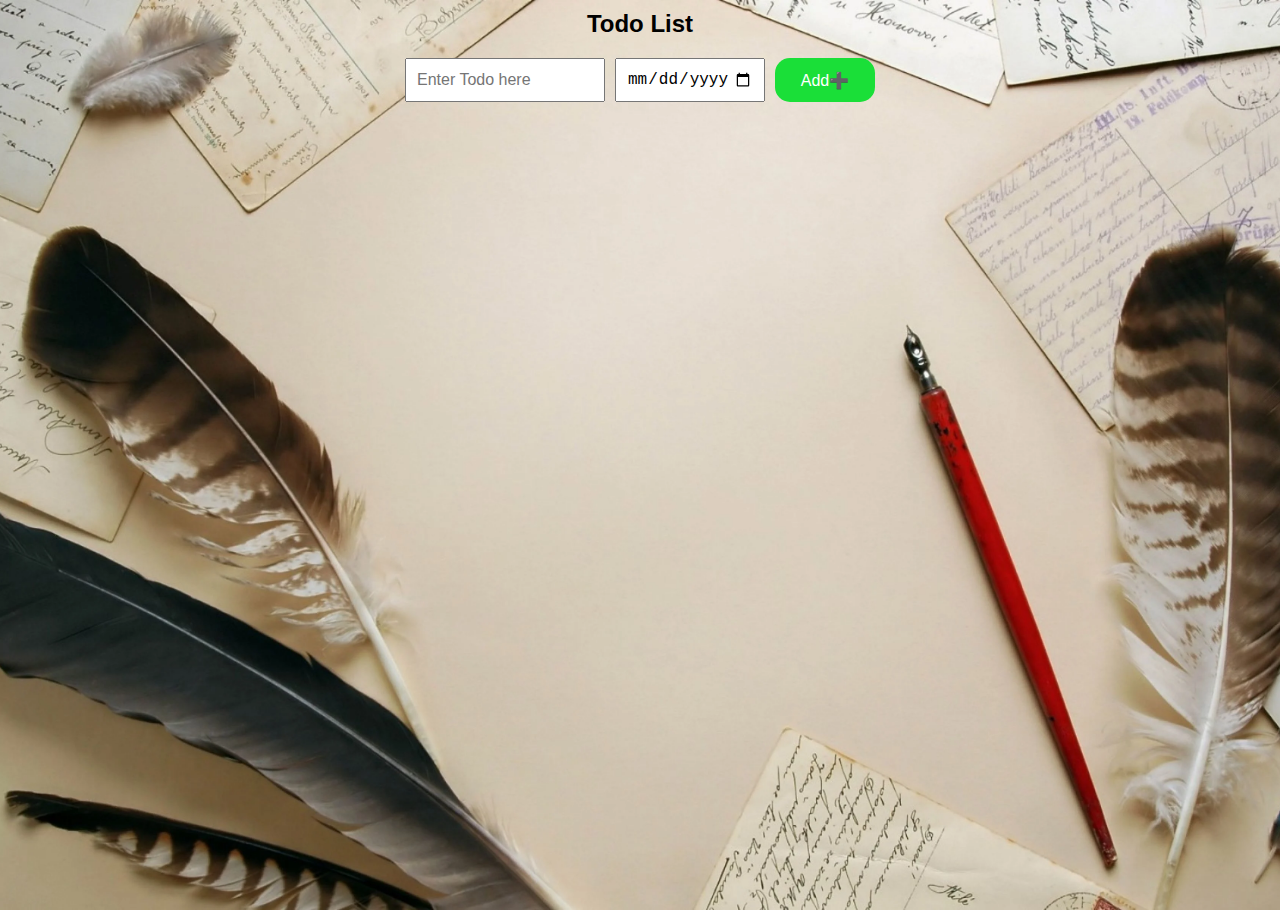
<file: index.html>
<!DOCTYPE html>
<html lang="en">
<head>
    <meta charset="UTF-8">
    <meta name="viewport" content="width=device-width, initial-scale=1.0">
    <title>Todo List</title>
    <link rel="stylesheet" href="index.css">
</head>
<body>
    <h1 id="title">Todo List</h1>

    <div class="grid_container">
        <input id="todo_input" type="text" placeholder="Enter Todo here">
        <input type="date" id="tododate">
        <button class="bun_todo" onclick="addtodo();">Add➕</button>
    </div>

    <div class="todo_container">
      
    </div>

    <script src="index.js"></script>
</body>
</html>
</file>
<file: index.css>
#title {
    text-align: center;
    font-size: 24px;
    margin-top: 10px;
    color: rgb(0, 0, 0);
    
}


body {
    font-family: Arial, Helvetica, sans-serif;
    background-image: url(img6.webp);
    background-repeat: no-repeat;
    background-size: cover;
    background-position: center;
    margin: 0;
    padding: 0;
    height: 100vh;

}

.grid_container {
    display: grid;
    grid-template-columns: 200px 150px 100px;
    gap: 10px;
    margin-top: 20px;
    justify-content: center;
}


#todo_input,
#tododate {
    font-size: 16px;
    padding: 10px;
}


.bun_todo {
    background-color: rgb(26, 223, 56);
    color: white;
    font-size: 16px;
    padding: 10px;
    border: none;
    border-radius: 15px;
    cursor: pointer;
    transition: 0.3s ease-in-out;
}

.bun_todo:hover {
    background-color: rgb(20, 180, 46);
}


.todo_container {
    display: grid;
    grid-template-columns: 1fr 1fr auto;
    gap: 10px;
    margin-top: 20px;
    justify-content: center;
    text-align: center;
    width: 50%;
    margin-left: auto;
    margin-right: auto;
}


.bun_delete {
    background-color: rgb(152, 13, 13);
    color: white;
    padding: 8px 12px;
    font-size: 14px;
    cursor: pointer;
    border-radius: 8px;
    border: none;
    transition: 0.3s ease-in-out;
}

.bun_delete:hover {
    background-color: rgb(180, 20, 20);
}


@media screen and (max-width: 600px) {
    .grid_container {
        grid-template-columns: 1fr;
        width: 90%;
        margin-left: auto;
        margin-right: auto;
    }

    #todo_input,
    #tododate,
    .bun_todo {
        width: 100%
    }
}
</file>
